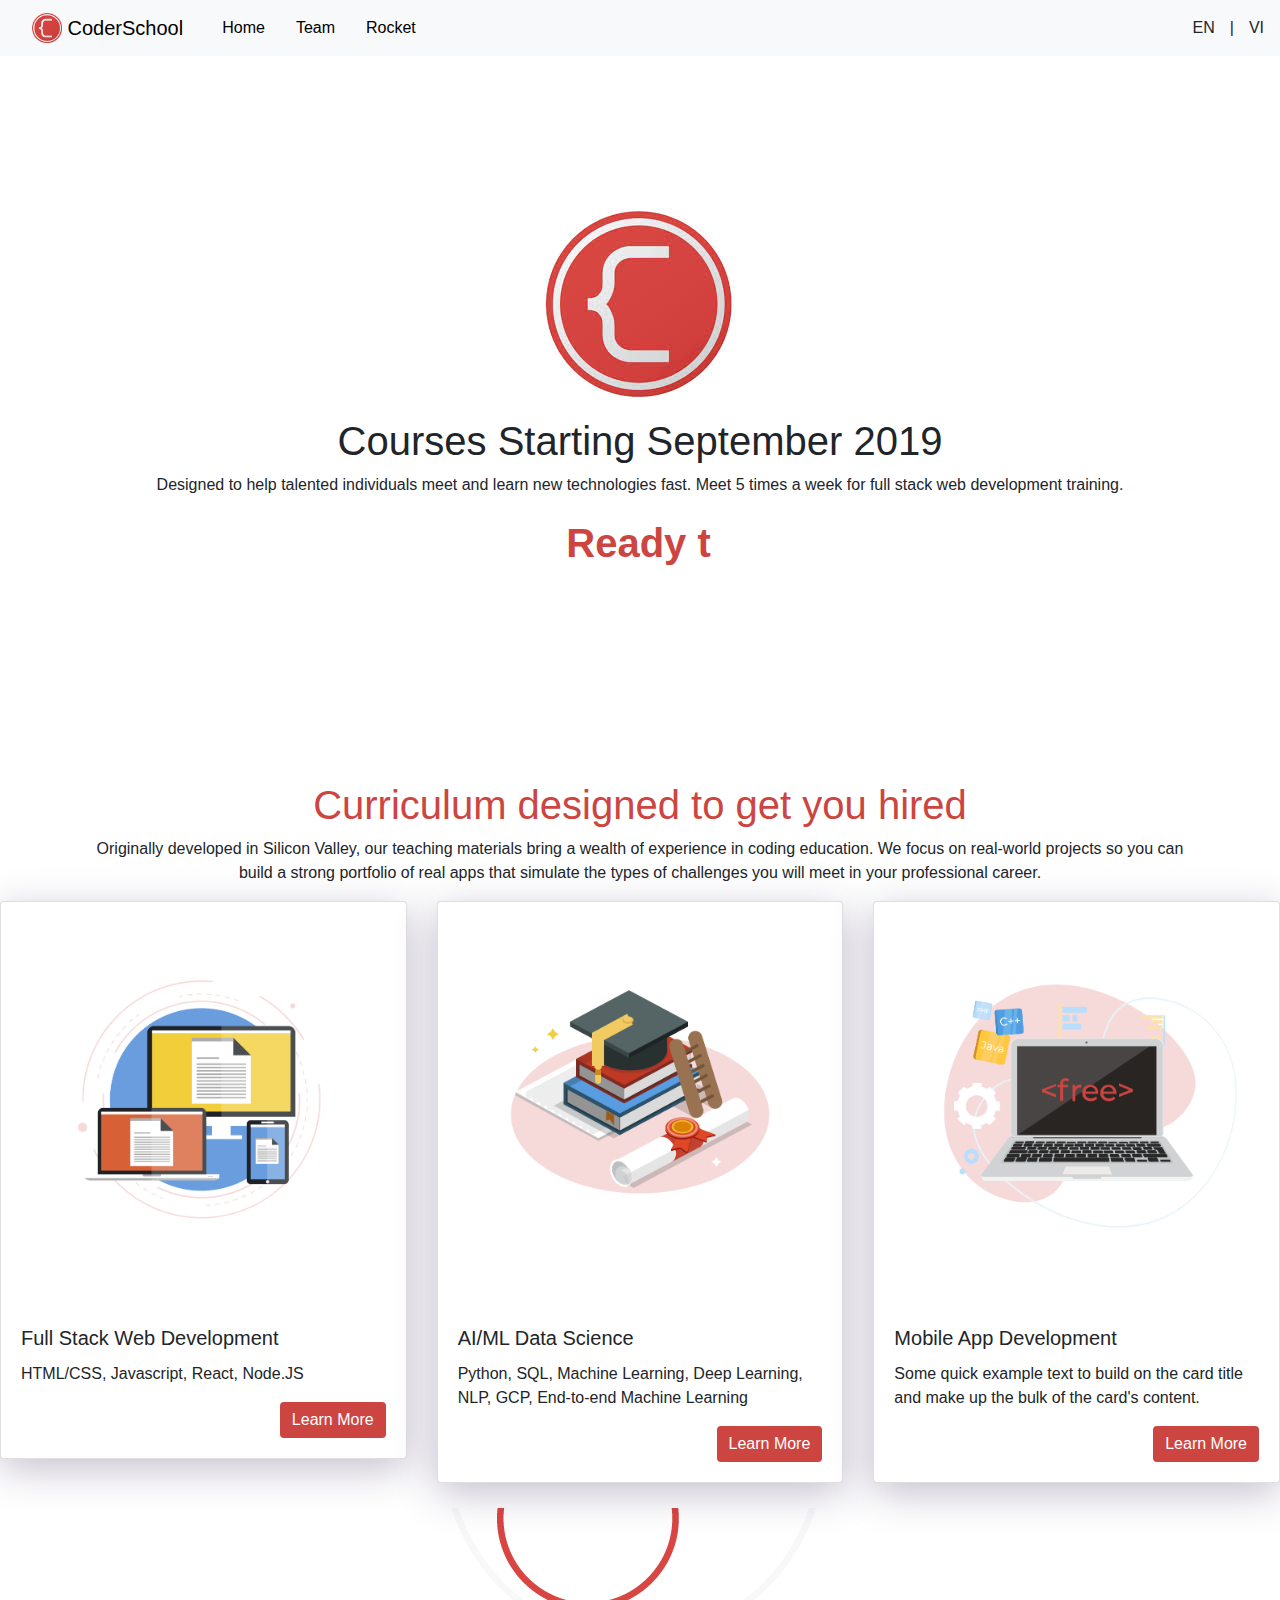
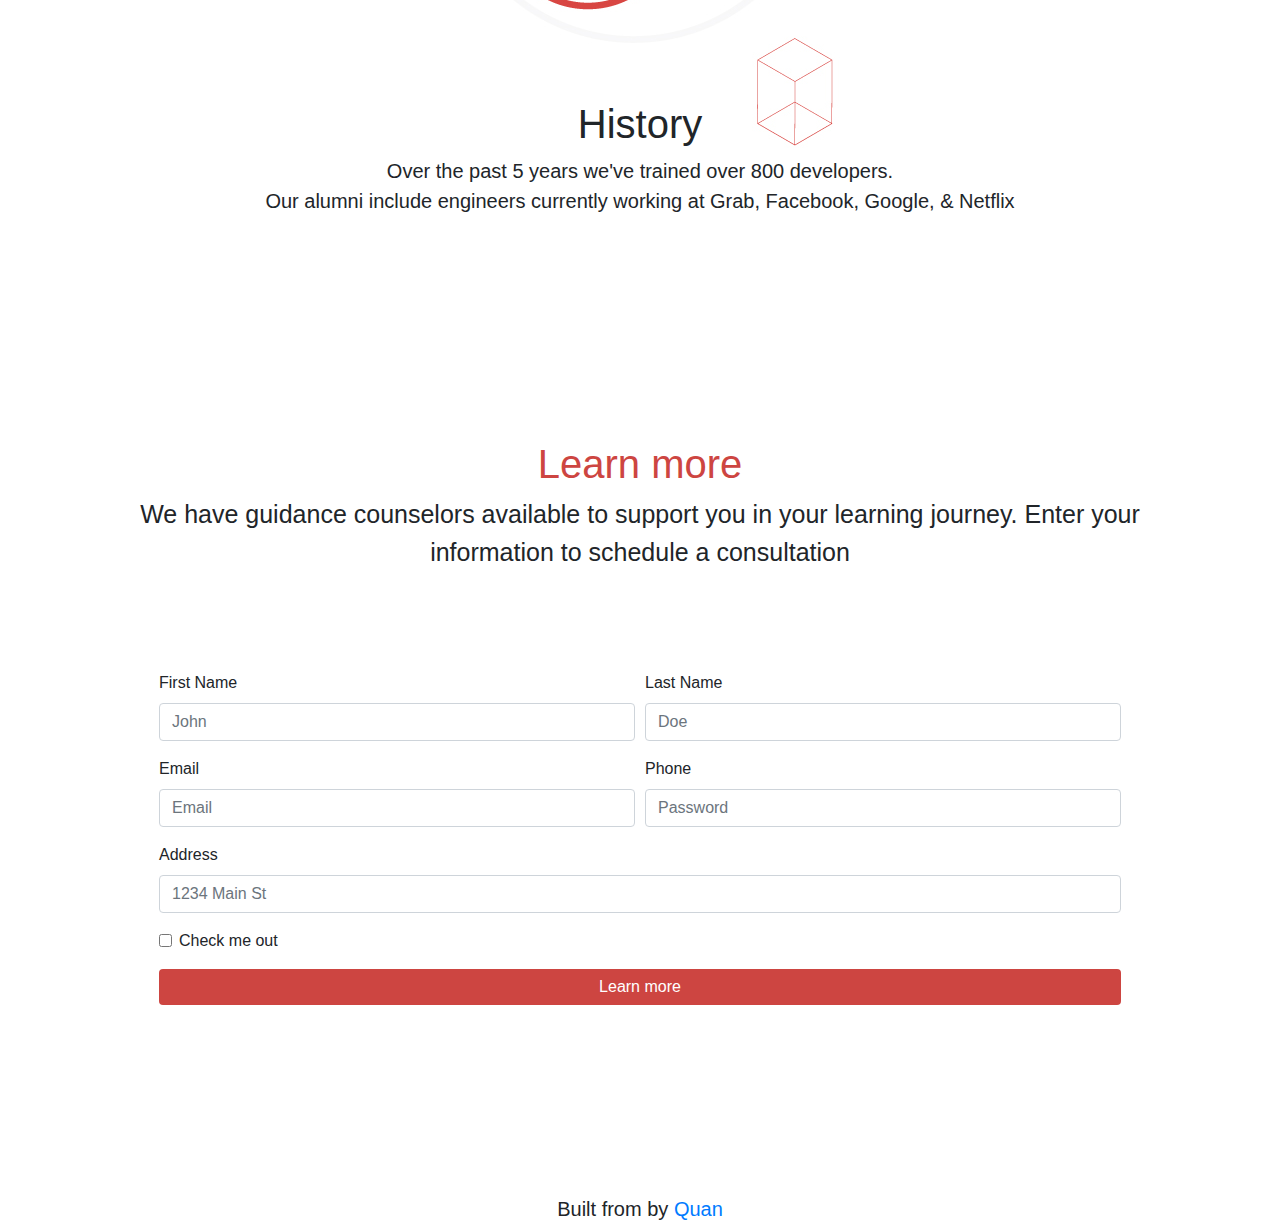
<file: index.html>
<!DOCTYPE html>
<html lang="en" dir="ltr">
  <head>
    <meta charset="utf-8">
    <title>CoderSchool Pricing Page</title>
    <link
  rel="stylesheet"
  crossorigin="anonymous"
  href="https://use.fontawesome.com/releases/v5.6.3/css/all.css"
  integrity="sha384-UHRtZLI+pbxtHCWp1t77Bi1L4ZtiqrqD80Kn4Z8NTSRyMA2Fd33n5dQ8lWUE00s/"
    />
    <link
  rel="stylesheet"
  crossorigin="anonymous"
  href="https://stackpath.bootstrapcdn.com/bootstrap/4.4.1/css/bootstrap.min.css"
  integrity="sha384-Vkoo8x4CGsO3+Hhxv8T/Q5PaXtkKtu6ug5TOeNV6gBiFeWPGFN9MuhOf23Q9Ifjh"
    /><link rel="stylesheet" href="css/master.css">
  </head>
  <body>
      <nav class="navbar navbar-expand-lg navbar-dark bg-light fixed-top">
        <a class="navbar-brand" href="#">
          <a class="navbar-brand" href="#">
            <img src="img/tab-icon.png" width="30" height="30" class="d-inline-block align-top" alt="Coderschool">
          CoderSchool</a>
        <button
          type="button"
          aria-expanded="false"
          class="navbar-toggler"
          data-toggle="collapse"
          aria-label="Toggle navigation"
          data-target="#navbarSupportedContent"
          aria-controls="navbarSupportedContent"
        >
          <span class="navbar-toggler-icon"></span>
        </button>

        <div class="collapse navbar-collapse" id="navbarSupportedContent">
          <ul class="navbar-nav mr-auto">
            <li class="nav-item active">
              <a class="nav-link" href="#"
                >Home <span class="sr-only">(current)</span></a
              >
            </li>
            <li class="nav-item">
              <a class="nav-link" href="./team.html">Team</a>
            </li>
            <li class="nav-item">
              <a class="nav-link" href="rocket.html">Rocket</a>
            </li>
          </ul>
          <ul class="navbar-nav">
            <li class="nav-item">EN</li>
            <li class="nav-item">|</li>
            <li class="nav-item">VI</li>
          </ul>
        </div>
      </nav>
    <section>
      <img src="img/logo.jpeg" alt="CoderSchool logo" />
      <h1 class="text-center">Courses Starting September 2019</h1>
      <p class="text-center">
        Designed to help talented individuals meet and learn new technologies fast.
        Meet 5 times a week for full stack web development training.
      </p>
      <p
        class="typewrite red"
        data-period="2000"
        data-type='[
                "Ready to change your life?",
                "What are you waiting for?",
                "Top-Rated Programming Courses Starting September 2019",
                "Join CoderSchool Today!"
                ]'
      ></p>
    </section>
    <section>
      <div class="container">
          <h1 class="text-center red">Curriculum designed to get you hired</h1>
          <p class="text-center">
            Originally developed in Silicon Valley, our teaching materials bring a
            wealth of experience in coding education. We focus on real-world projects so
            you can build a strong portfolio of real apps that simulate the types of
            challenges you will meet in your professional career.
          </p>
      </div>
      <div class="row">
        <div class="col-md">
          <div class="card">
              <img class="card-img-top" src="img/card1.png" alt="Card image cap" />
              <div class="card-body">
                <h5 class="card-title">Full Stack Web Development</h5>
                <p class="card-text">HTML/CSS, Javascript, React, Node.JS</p>
                <div class="text-right">
                  <a href="#" class="btn btn-primary red">Learn More</a>
                </div>
              </div>
            </div>
        </div>
        <div class="col-md">
          <div class="card">
              <img class="card-img-top" src="img/card2.png" alt="Card image cap" />
              <div class="card-body">
                <h5 class="card-title">AI/ML Data Science</h5>
                <p class="card-text">Python, SQL, Machine Learning, Deep Learning, NLP, GCP, End-to-end Machine Learning</p>
                <div class="text-right">
                  <a href="#" class="btn btn-primary red">Learn More</a>
                </div>
              </div>
            </div>
        </div>
        <div class="col-md">
          <div class="card">
              <img class="card-img-top" src="img/card3.png" alt="Card image cap" />
              <div class="card-body">
                <h5 class="card-title">Mobile App Development</h5>
                <p class="card-text">Some quick example text to build on the card title and make up the bulk of the card's content.</p>
                <div class="text-right">
                  <a href="#" class="btn btn-primary red">Learn More</a>
                </div>
              </div>
            </div>
        </div>
      </div>
    </section>
    <section id="third">
        <h1><i class="fas fa-history"></i>History</h1>
        <blockquote class="blockquote text-center">
          <p>
            Over the past 5 years we've trained over 800 developers. <br />Our alumni
            include engineers currently working at Grab, Facebook, Google, & Netflix
          </p>
        </blockquote>
    </section>
    <section id="fourth">
        <div class="container">
          <h1 class="text-center red">Learn more</h1>
          <p class="text-center">
            We have guidance counselors available to support you in your learning
            journey. Enter your information to schedule a consultation
          </p>
        </div>
        <form>
          <div class="form-row">
            <div class="form-group col-md-6">
              <label for="fname">First Name</label>
              <input type="text" class="form-control" id="fname" placeholder="John" />
            </div>
            <div class="form-group col-md-6">
              <label for="lname">Last Name</label>
              <input type="text" class="form-control" id="lname" placeholder="Doe" />
            </div>
            <div class="form-group col-md-6">
              <label for="email">Email</label>
              <input type="email" class="form-control" id="email" placeholder="Email" />
            </div>
            <div class="form-group col-md-6">
              <label for="password">Phone</label>
              <input
                type="password"
                class="form-control"
                id="password"
                placeholder="Password"
              />
            </div>
          </div>
          <div class="form-group">
            <label for="address">Address</label>
            <input
              type="text"
              class="form-control"
              id="address"
              placeholder="1234 Main St"
            />
          </div>
          <div class="form-group">
            <div class="form-check">
              <input class="form-check-input" type="checkbox" id="gridCheck" />
              <label class="form-check-label" for="gridCheck">
                Check me out
              </label>
            </div>
          </div>
          <div class="text-center">
            <button type="button" class="btn btn-primary btn-block">Learn more</button>
          </div>
        </form>
    </section>
    <section>
      <div class="credit">
        <h5>Built from <i class="fas fa-heart heart"></i> by <a href="https://github.com/Adenhall">Quan</a></h5>
      </div>
    </section>
    <script src="typewriter.js"></script>
    <script
  src="https://code.jquery.com/jquery-3.4.1.slim.min.js"
  integrity="sha384-J6qa4849blE2+poT4WnyKhv5vZF5SrPo0iEjwBvKU7imGFAV0wwj1yYfoRSJoZ+n"
  crossorigin="anonymous"></script>
    <script
  src="https://cdn.jsdelivr.net/npm/popper.js@1.16.0/dist/umd/popper.min.js"
  integrity="sha384-Q6E9RHvbIyZFJoft+2mJbHaEWldlvI9IOYy5n3zV9zzTtmI3UksdQRVvoxMfooAo"
  crossorigin="anonymous"></script>
    <script
  src="https://stackpath.bootstrapcdn.com/bootstrap/4.4.1/js/bootstrap.min.js"
  integrity="sha384-wfSDF2E50Y2D1uUdj0O3uMBJnjuUD4Ih7YwaYd1iqfktj0Uod8GCExl3Og8ifwB6"
  crossorigin="anonymous"></script>
  </body>
</html>
</file>
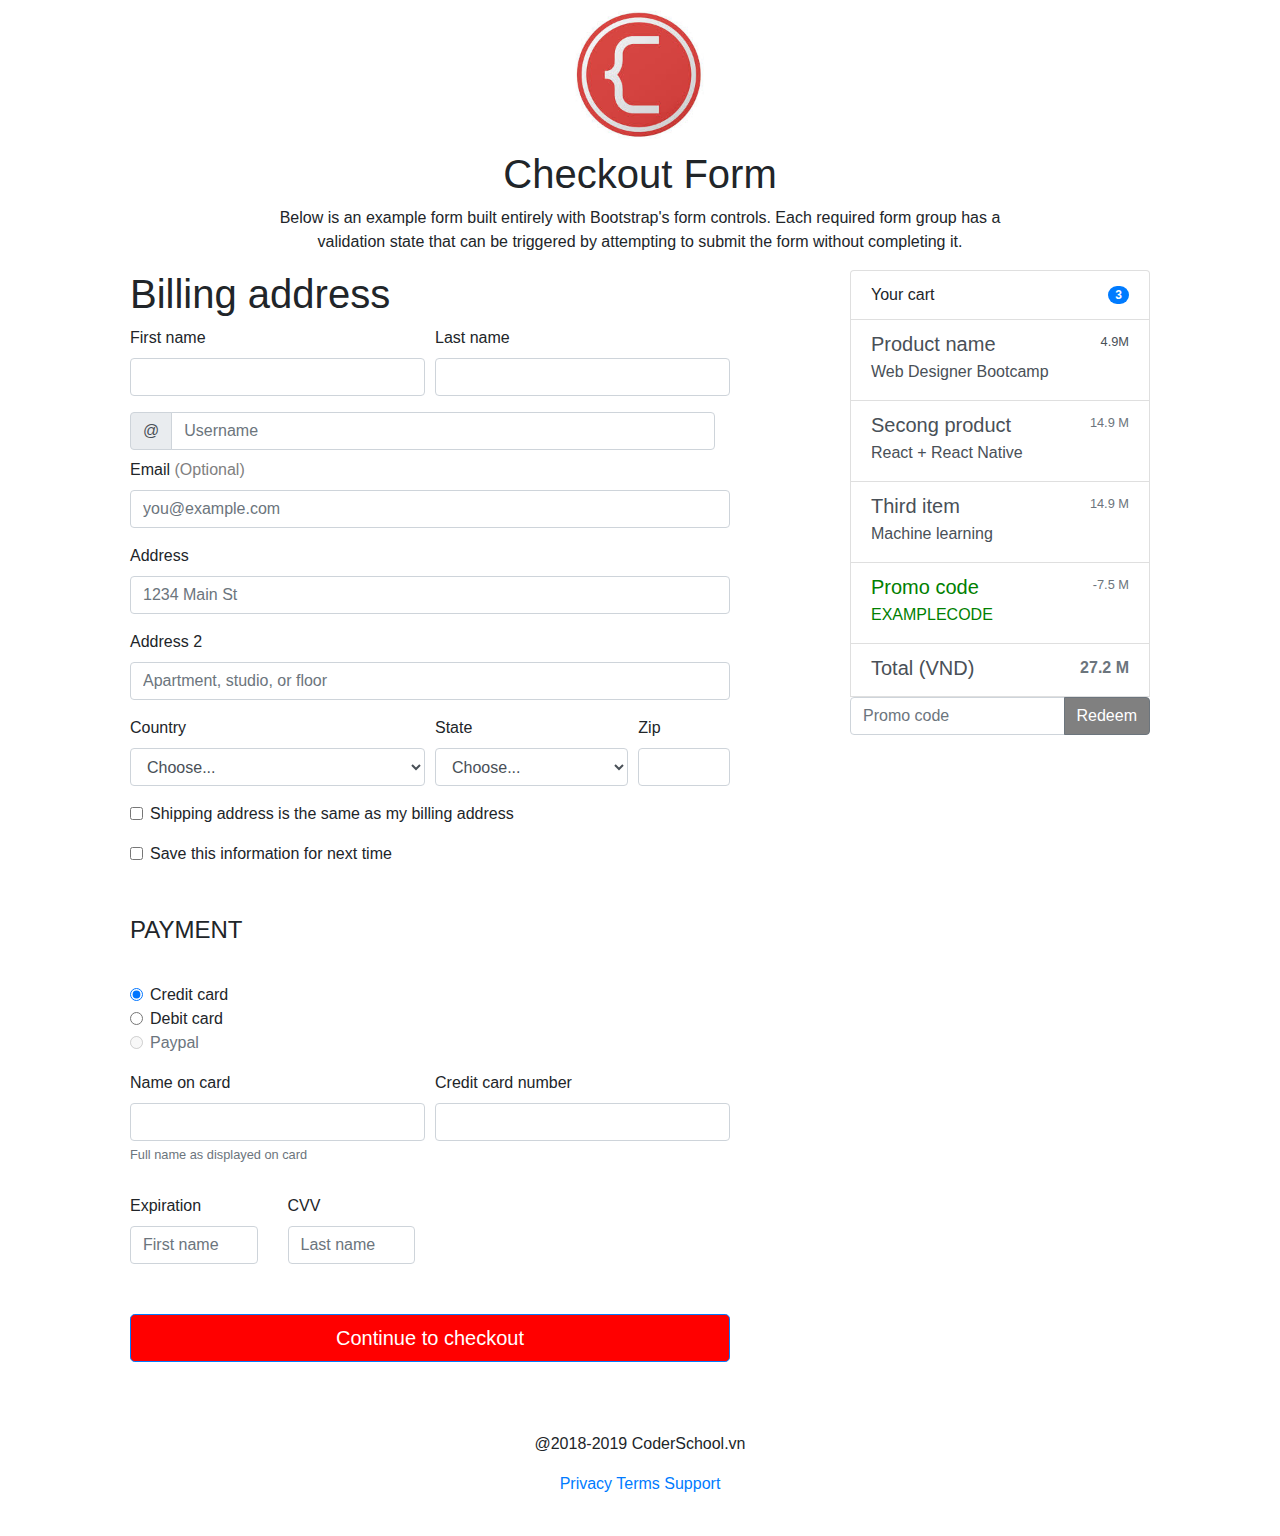
<file: rocket.html>
<!DOCTYPE html>
<html lang="en" dir="ltr">
  <head>
    <meta charset="utf-8">
    <title>Rocket - Checkout!</title>
    <link rel="stylesheet" href="https://stackpath.bootstrapcdn.com/bootstrap/4.4.1/css/bootstrap.min.css" integrity="sha384-Vkoo8x4CGsO3+Hhxv8T/Q5PaXtkKtu6ug5TOeNV6gBiFeWPGFN9MuhOf23Q9Ifjh" crossorigin="anonymous">
    <script src="https://stackpath.bootstrapcdn.com/bootstrap/4.4.1/js/bootstrap.min.js" integrity="sha384-wfSDF2E50Y2D1uUdj0O3uMBJnjuUD4Ih7YwaYd1iqfktj0Uod8GCExl3Og8ifwB6" crossorigin="anonymous"></script>
    <link rel="stylesheet" href="css/rocket.css">
  </head>
  <body>
    <section id="first">
        <img src="img/logo.jpeg" alt="CoderSchool logo" />
        <h1 class="text-center">Checkout Form</h1>
        <p class="text-center">
          Below is an example form built entirely with Bootstrap's form controls. Each required form group has a validation state that can be triggered by attempting to submit the form  without completing it.
        </p>
    </section>
    <section id="info">
      <div id="second">
        <h1>Billing address</h1>
        <form>
          <div class="form-row">
            <div class="form-group col-md-6">
              <label for="inputEmail4">First name</label>
              <input type="email" class="form-control" id="inputEmail4">
            </div>
            <div class="form-group col-md-6">
              <label for="inputPassword4">Last name</label>
              <input type="password" class="form-control" id="inputPassword4">
            </div>
          </div>
          <div class="col-auto">
            <label class="sr-only" for="inlineFormInputGroup">Username</label>
            <div class="input-group mb-2">
              <div class="input-group-prepend">
                <div class="input-group-text">@</div>
              </div>
              <input type="text" class="form-control" id="inlineFormInputGroup" placeholder="Username">
            </div>
          </div>
          <div class="form-group">
            <label for="inputAddress">Email <span>(Optional)</span></label>
            <input type="text" class="form-control" id="inputAddress" placeholder="you@example.com">
          </div>
          <div class="form-group">
            <label for="inputAddress">Address</label>
            <input type="text" class="form-control" id="inputAddress" placeholder="1234 Main St">
          </div>
          <div class="form-group">
            <label for="inputAddress2">Address 2</label>
            <input type="text" class="form-control" id="inputAddress2" placeholder="Apartment, studio, or floor">
          </div>
          <div class="form-row">
            <div class="form-group col-md-6">
              <label for="inputState">Country</label>
              <select id="inputState" class="form-control">
                <option selected>Choose...</option>
                <option>...</option>
              </select>
            </div>
            <div class="form-group col-md-4">
              <label for="inputState">State</label>
              <select id="inputState" class="form-control">
                <option selected>Choose...</option>
                <option>...</option>
              </select>
            </div>
            <div class="form-group col-md-2">
              <label for="inputZip">Zip</label>
              <input type="text" class="form-control" id="inputZip">
            </div>
          </div>
          <div class="form-group">
            <div class="form-check">
              <input class="form-check-input" type="checkbox" id="gridCheck">
              <label class="form-check-label" for="gridCheck">
                Shipping address is the same as my billing address
              </label>
            </div>
          </div>
          <div class="form-group">
            <div class="form-check">
              <input class="form-check-input" type="checkbox" id="gridCheck">
              <label class="form-check-label" for="gridCheck">
                Save this information for next time
              </label>
            </div>
          </div>
        </form>
        <h4>PAYMENT</h4>
        <form>
          <fieldset class="form-group">
            <div class="row">
              <div class="col-sm-10">
                <div class="form-check">
                  <input class="form-check-input" type="radio" name="gridRadios" id="gridRadios1" value="option1" checked>
                  <label class="form-check-label" for="gridRadios1">
                    Credit card
                  </label>
                </div>
                <div class="form-check">
                  <input class="form-check-input" type="radio" name="gridRadios" id="gridRadios2" value="option2">
                  <label class="form-check-label" for="gridRadios2">
                    Debit card
                  </label>
                </div>
                <div class="form-check disabled">
                  <input class="form-check-input" type="radio" name="gridRadios" id="gridRadios3" value="option3" disabled>
                  <label class="form-check-label" for="gridRadios3">
                    Paypal
                  </label>
                </div>
              </div>
            </div>
          </fieldset>
        </form>
        <form>
          <div class="form-row">
            <div class="col">
               <label class="mr-sm-2" for="inlineFormCustomSelect">Name on card</label>
              <input type="text" class="form-control">
              <small id="passwordHelpBlock" class="form-text text-muted">
                Full name as displayed on card
              </small>
            </div>
            <div class="col">
               <label class="mr-sm-2" for="inlineFormCustomSelect">Credit card number</label>
              <input type="number" class="form-control">
            </div>
          </div>
        </form>
        <form>
          <div class="row row-cols-4">
            <div class="col">
              <label class="mr-sm-2" for="inlineFormCustomSelect">Expiration</label>
              <input type="text" class="form-control" placeholder="First name">
            </div>
            <div class="col">
              <label class="mr-sm-2" for="inlineFormCustomSelect">CVV</label>
              <input type="text" class="form-control" placeholder="Last name">
            </div>
          </div>
        </form>
        <button type="button" class="btn btn-primary btn-lg btn-block">Continue to checkout</button>
      </div>
      <div id="cart">
        <div class="list-group">
          <li class="list-group-item d-flex justify-content-between align-items-center">
            Your cart
            <span class="badge badge-primary badge-pill">3</span>
          </li>
          <a href="#" class="list-group-item list-group-item-action flex-column align-items-start">
            <div class="d-flex w-100 justify-content-between">
              <h5 class="mb-1">Product name</h5>
              <small>4.9M</small>
            </div>
            <p class="mb-1">Web Designer Bootcamp</p>
          </a>
          <a href="#" class="list-group-item list-group-item-action flex-column align-items-start">
            <div class="d-flex w-100 justify-content-between">
              <h5 class="mb-1">Secong product</h5>
              <small class="text-muted">14.9 M</small>
            </div>
            <p class="mb-1">React + React Native</p>
          </a>
          <a href="#" class="list-group-item list-group-item-action flex-column align-items-start">
            <div class="d-flex w-100 justify-content-between">
              <h5 class="mb-1">Third item</h5>
              <small class="text-muted">14.9 M</small>
            </div>
            <p class="mb-1">Machine learning</p>
            <a href="#" class="list-group-item list-group-item-action flex-column align-items-start promote">
              <div class="d-flex w-100 justify-content-between">
                <h5 class="mb-1">Promo code</h5>
                <small class="text-muted">-7.5 M</small>
              </div>
              <p class="mb-1">EXAMPLECODE</p>
          </a>
          <a href="#" class="list-group-item list-group-item-action flex-column align-items-start">
            <div class="d-flex w-100 justify-content-between">
              <h5 class="mb-1">Total (VND)</h5>
              <strong class="text-muted">27.2 M</strong>
            </div>
          </a>
          <div class="input-group mb-3">
            <input type="text" class="form-control" placeholder="Promo code" aria-describedby="basic-addon2">
            <div class="input-group-append">
              <button class="btn btn-outline-secondary" type="button">Redeem</button>
            </div>
          </div>
        </div>
      </div>
    </section>
    <footer>
      <p>@2018-2019 CoderSchool.vn</p>
      <div>
        <a href="#">Privacy</a>
        <a href="#">Terms</a>
        <a href="#">Support</a>
      </div>
    </footer>
    <script src="https://code.jquery.com/jquery-3.4.1.slim.min.js" integrity="sha384-J6qa4849blE2+poT4WnyKhv5vZF5SrPo0iEjwBvKU7imGFAV0wwj1yYfoRSJoZ+n" crossorigin="anonymous"></script>
    <script src="https://cdn.jsdelivr.net/npm/popper.js@1.16.0/dist/umd/popper.min.js" integrity="sha384-Q6E9RHvbIyZFJoft+2mJbHaEWldlvI9IOYy5n3zV9zzTtmI3UksdQRVvoxMfooAo" crossorigin="anonymous"></script>
    <script src="https://stackpath.bootstrapcdn.com/bootstrap/4.4.1/js/bootstrap.min.js" integrity="sha384-wfSDF2E50Y2D1uUdj0O3uMBJnjuUD4Ih7YwaYd1iqfktj0Uod8GCExl3Og8ifwB6" crossorigin="anonymous"></script>
  </body>
</html>
</file>
<file: css/master.css>
.navbar-nav > .nav-item {
  margin-left: 15px;
}
.navbar-dark .navbar-brand  {
  color: black;
}
.navbar-dark .navbar-nav .active>.nav-link {
  color: black;
}
.navbar-dark .navbar-nav .nav-link {
  color: black;
}
section {
  display: flex;
  padding-top: 15%;
  align-items: center;
  flex-direction: column;
}
section > .typewrite {
    font-size: 40px;
    font-weight: bold;
    text-align: center;
}
:root {
  --red: #cd4541;
}

.red {
  color: var(--red);
}
.btn-primary {
  border: 0px;
  color: white;
  background-color: var(--red);
}
.card {
  margin-bottom: 25px;
  box-shadow: 0 10px 40px rgba(59, 43, 91, 0.3);
}
#third {
  display: flex;
  align-items: center;
  justify-content: center;
  background-image: url(/img/banner.jpg);
}
#fourth > .container > p:nth-last-of-type(1) {
  font-size: 25px;
  margin-bottom: 100px;
}
.credit {
  display: flex;
  justify-content: center;
}
.heart {
  color: red;
}
</file>
<file: css/rocket.css>
:root {
  --red: #cd4541;
}

.red {
  color: var(--red);
}
section {
  display: flex;
  justify-content: center;
  flex-direction: column;
}
#first {
  align-self: center;
  width: 60%;
  display: flex;
  justify-content: center;
  flex-direction: column;
}
#second {
  margin-left: 60px;
  margin-right: 60px;
  width: 600px;
}
img {
  width: 150px;
  height: auto;
  align-self: center;
}
.col-auto {
  padding-left: 0;
}
span {
  color: gray;
}
h4 {
  margin-top: 50px;
}
.row {
  margin-top: 30px;
}
.btn-primary {
  margin-top: 50px;
  background-color: red;
}
body {
  display: flex;
  flex-direction: column;
}
#info {
  display: flex;
  flex-flow: row wrap;
}
#cart {
  margin-right: 60px;
  margin-left: 60px;
  width: 300px;
}
.promote {
  color: green;
}
.btn-outline-secondary {
  background-color: gray;
  color: white;
}
footer {
  margin-top: 70px;
  margin-bottom: 40px;
  display: flex;
  flex-direction: column;
  align-items: center;
}
</file>
